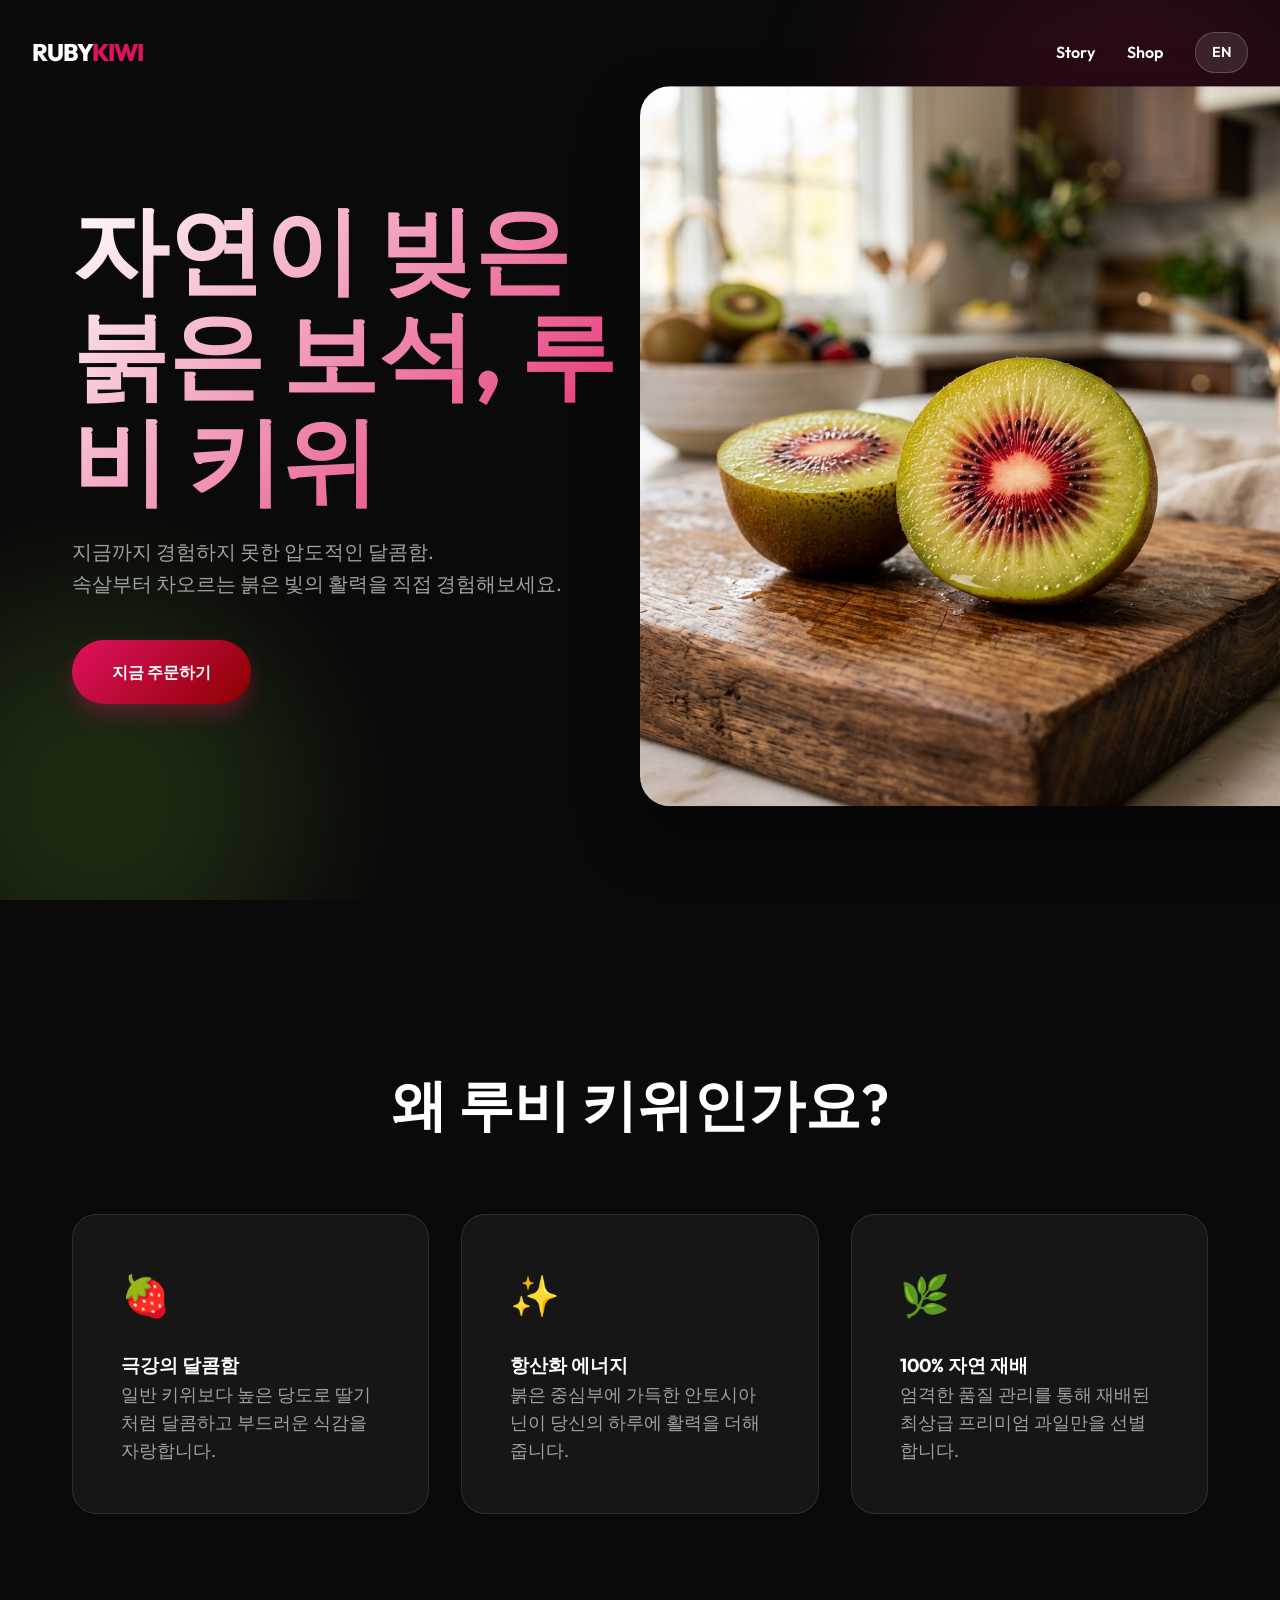
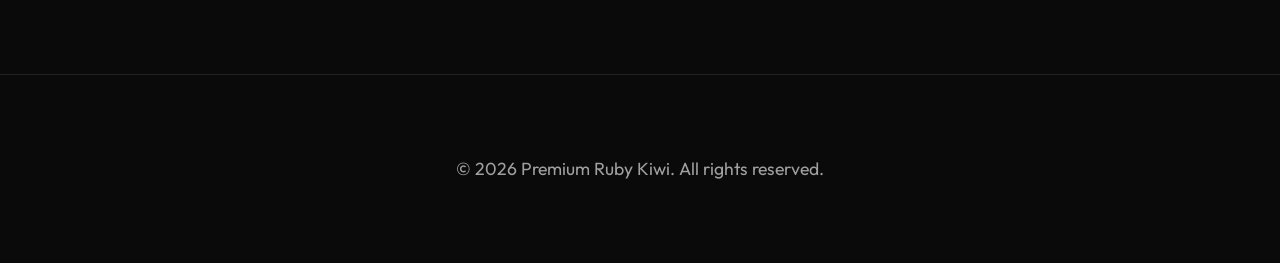
<file: index.html>
<!DOCTYPE html>
<html lang="ko">
<head>
    <meta charset="UTF-8">
    <meta name="viewport" content="width=device-width, initial-scale=1.0">
    <title>루비 키위 - 자연이 선물한 붉은 보석</title>
    <meta name="description" content="달콤한 레드 센터와 상큼한 그린의 조화, 프리미엄 루비 키위를 만나보세요.">
    <link rel="stylesheet" href="style.css">
</head>
<body>
    <div class="bg-blobs">
        <div class="blob blob-1"></div>
        <div class="blob blob-2"></div>
    </div>

    <nav style="position: fixed; width: 100%; padding: 2rem; z-index: 100; display: flex; justify-content: space-between; align-items: center;">
        <div style="font-weight: 800; font-size: 1.5rem; letter-spacing: -1px;">RUBY<span style="color: var(--ruby-red);">KIWI</span></div>
        <div style="display: flex; align-items: center; gap: 2rem;">
            <div class="nav-links" style="display: flex; gap: 2rem;">
                <a href="#" style="color: white; text-decoration: none; font-weight: 600;">Story</a>
                <a href="#" style="color: white; text-decoration: none; font-weight: 600;">Shop</a>
            </div>
            <a href="en.html" class="lang-switch">EN</a>
        </div>
    </nav>

    <header>
        <div class="container">
            <div class="hero-content">
                <h1 class="reveal">자연이 빚은<br>붉은 보석, 루비 키위</h1>
                <p class="reveal" style="margin-bottom: 2.5rem; font-size: 1.25rem;">
                    지금까지 경험하지 못한 압도적인 달콤함. <br>
                    속살부터 차오르는 붉은 빛의 활력을 직접 경험해보세요.
                </p>
                <div class="reveal">
                    <a href="#" class="btn btn-primary">지금 주문하기</a>
                </div>
            </div>
            <div class="hero-image-wrapper">
                <img src="ruby_kiwi.png" alt="Ruby Kiwi Product Image" class="hero-image">
            </div>
        </div>
    </header>

    <section class="features">
        <div class="container">
            <h2 class="reveal" style="text-align: center;">왜 루비 키위인가요?</h2>
            <div class="feature-grid">
                <div class="feature-card reveal">
                    <div class="feature-icon">🍓</div>
                    <h3>극강의 달콤함</h3>
                    <p>일반 키위보다 높은 당도로 딸기처럼 달콤하고 부드러운 식감을 자랑합니다.</p>
                </div>
                <div class="feature-card reveal">
                    <div class="feature-icon">✨</div>
                    <h3>항산화 에너지</h3>
                    <p>붉은 중심부에 가득한 안토시아닌이 당신의 하루에 활력을 더해줍니다.</p>
                </div>
                <div class="feature-card reveal">
                    <div class="feature-icon">🌿</div>
                    <h3>100% 자연 재배</h3>
                    <p>엄격한 품질 관리를 통해 재배된 최상급 프리미엄 과일만을 선별합니다.</p>
                </div>
            </div>
        </div>
    </section>

    <footer style="padding: 5rem 0; text-align: center; border-top: 1px solid rgba(255,255,255,0.1);">
        <div class="container">
            <p>&copy; 2026 Premium Ruby Kiwi. All rights reserved.</p>
        </div>
    </footer>

    <script>
        // Reveal animation on scroll
        function reveal() {
            var reveals = document.querySelectorAll(".reveal");
            for (var i = 0; i < reveals.length; i++) {
                var windowHeight = window.innerHeight;
                var elementTop = reveals[i].getBoundingClientRect().top;
                var elementVisible = 150;
                if (elementTop < windowHeight - elementVisible) {
                    reveals[i].classList.add("active");
                }
            }
        }

        window.addEventListener("scroll", reveal);
        // Trigger once on load
        window.onload = reveal;
    </script>
</body>
</html>
</file>
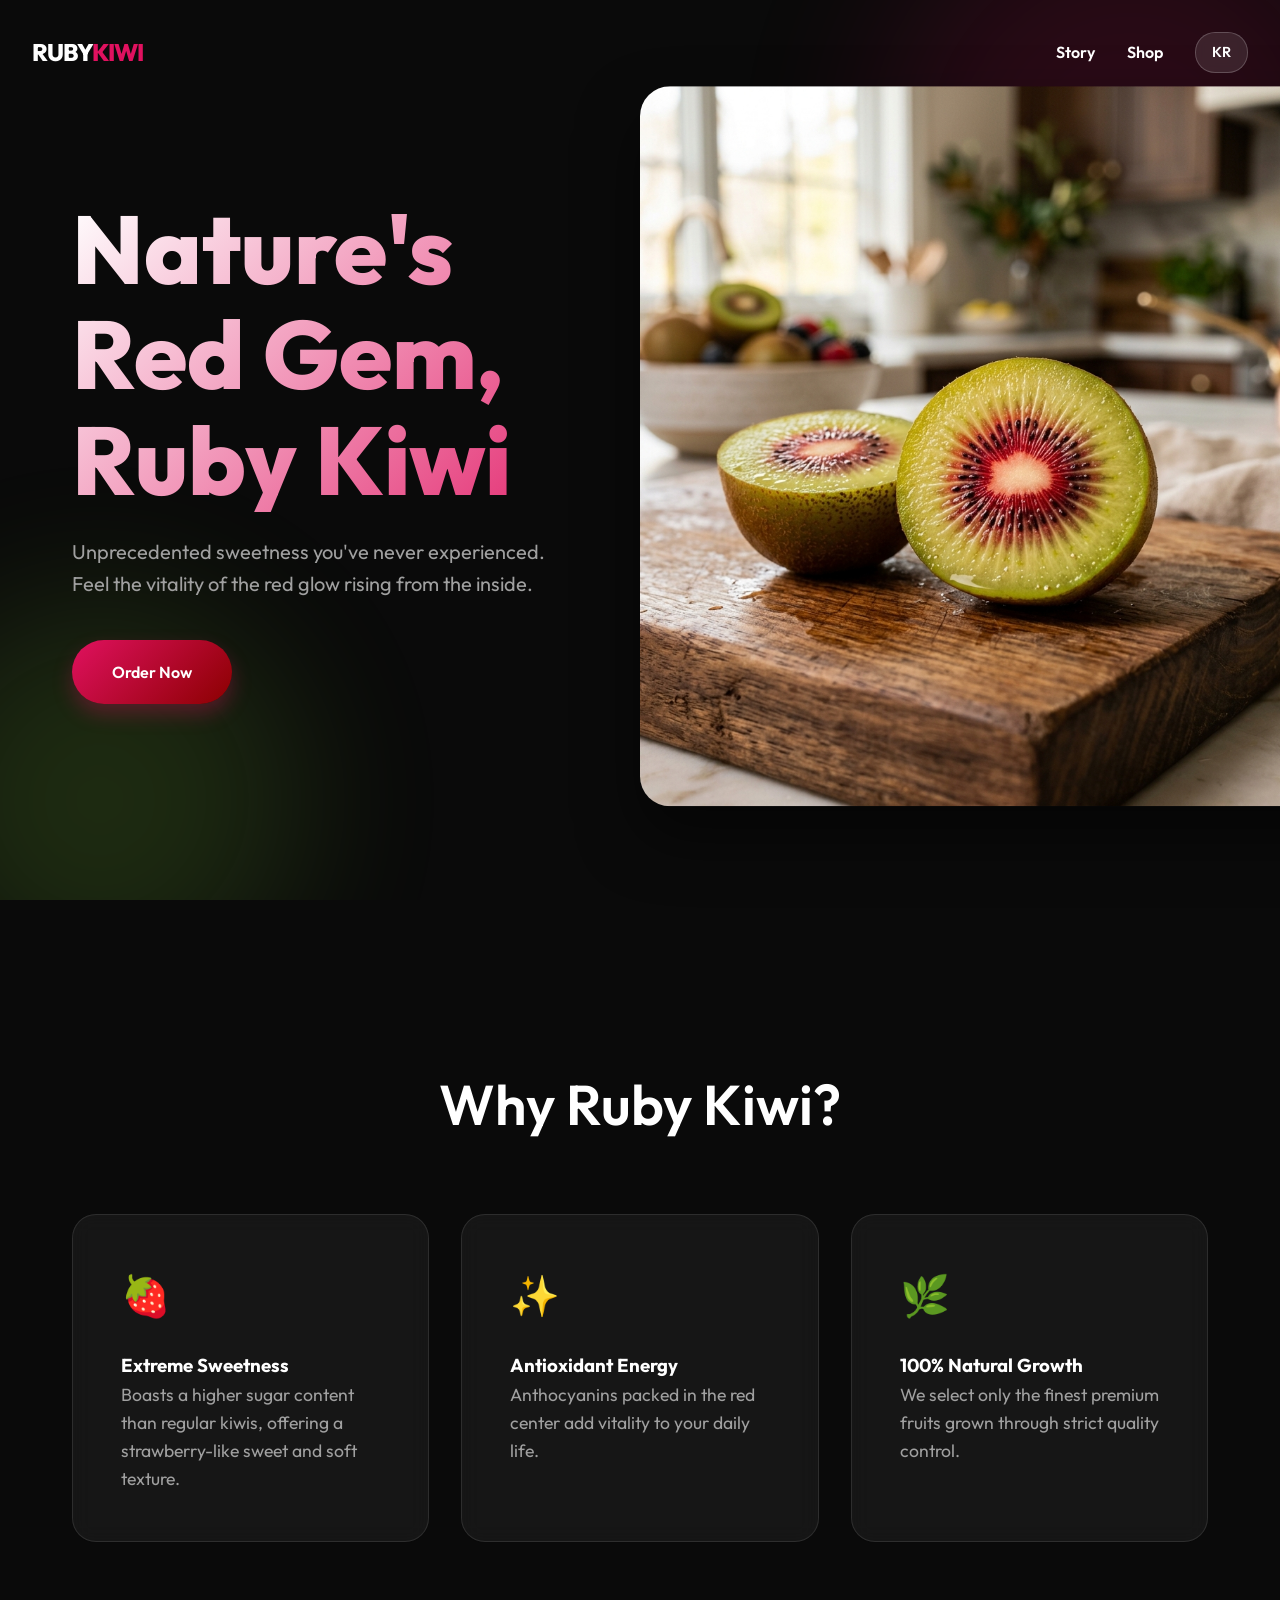
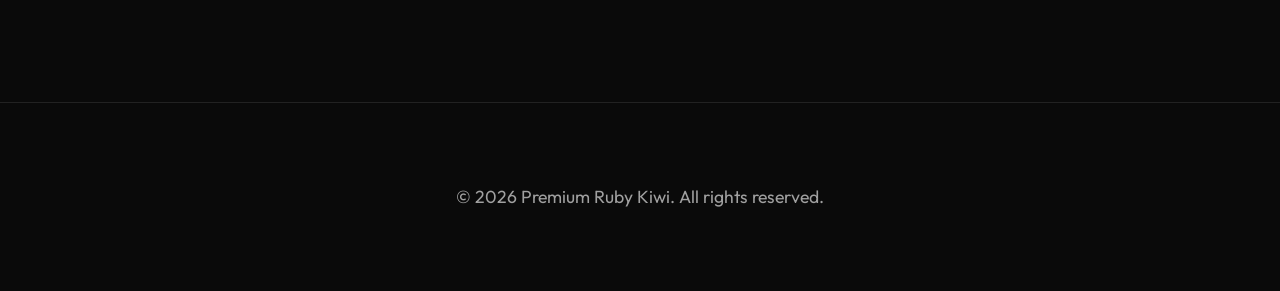
<file: en.html>
<!DOCTYPE html>
<html lang="en">
<head>
    <meta charset="UTF-8">
    <meta name="viewport" content="width=device-width, initial-scale=1.0">
    <title>Ruby Kiwi - Red Gem from Nature</title>
    <meta name="description" content="Discover the perfect harmony of sweet red center and refreshing green. Premium Ruby Kiwi.">
    <link rel="stylesheet" href="style.css">
</head>
<body>
    <div class="bg-blobs">
        <div class="blob blob-1"></div>
        <div class="blob blob-2"></div>
    </div>

    <nav style="position: fixed; width: 100%; padding: 2rem; z-index: 100; display: flex; justify-content: space-between; align-items: center;">
        <div style="font-weight: 800; font-size: 1.5rem; letter-spacing: -1px;">RUBY<span style="color: var(--ruby-red);">KIWI</span></div>
        <div style="display: flex; align-items: center; gap: 2rem;">
            <div class="nav-links" style="display: flex; gap: 2rem;">
                <a href="#" style="color: white; text-decoration: none; font-weight: 600;">Story</a>
                <a href="#" style="color: white; text-decoration: none; font-weight: 600;">Shop</a>
            </div>
            <a href="index.html" class="lang-switch">KR</a>
        </div>
    </nav>

    <header>
        <div class="container">
            <div class="hero-content">
                <h1 class="reveal">Nature's<br>Red Gem, Ruby Kiwi</h1>
                <p class="reveal" style="margin-bottom: 2.5rem; font-size: 1.25rem;">
                    Unprecedented sweetness you've never experienced. <br>
                    Feel the vitality of the red glow rising from the inside.
                </p>
                <div class="reveal">
                    <a href="#" class="btn btn-primary">Order Now</a>
                </div>
            </div>
            <div class="hero-image-wrapper">
                <img src="ruby_kiwi.png" alt="Ruby Kiwi Product Image" class="hero-image">
            </div>
        </div>
    </header>

    <section class="features">
        <div class="container">
            <h2 class="reveal" style="text-align: center;">Why Ruby Kiwi?</h2>
            <div class="feature-grid">
                <div class="feature-card reveal">
                    <div class="feature-icon">🍓</div>
                    <h3>Extreme Sweetness</h3>
                    <p>Boasts a higher sugar content than regular kiwis, offering a strawberry-like sweet and soft texture.</p>
                </div>
                <div class="feature-card reveal">
                    <div class="feature-icon">✨</div>
                    <h3>Antioxidant Energy</h3>
                    <p>Anthocyanins packed in the red center add vitality to your daily life.</p>
                </div>
                <div class="feature-card reveal">
                    <div class="feature-icon">🌿</div>
                    <h3>100% Natural Growth</h3>
                    <p>We select only the finest premium fruits grown through strict quality control.</p>
                </div>
            </div>
        </div>
    </section>

    <footer style="padding: 5rem 0; text-align: center; border-top: 1px solid rgba(255,255,255,0.1);">
        <div class="container">
            <p>&copy; 2026 Premium Ruby Kiwi. All rights reserved.</p>
        </div>
    </footer>

    <script>
        function reveal() {
            var reveals = document.querySelectorAll(".reveal");
            for (var i = 0; i < reveals.length; i++) {
                var windowHeight = window.innerHeight;
                var elementTop = reveals[i].getBoundingClientRect().top;
                var elementVisible = 150;
                if (elementTop < windowHeight - elementVisible) {
                    reveals[i].classList.add("active");
                }
            }
        }
        window.addEventListener("scroll", reveal);
        window.onload = reveal;
    </script>
</body>
</html>
</file>
<file: style.css>
@import url('https://fonts.googleapis.com/css2?family=Outfit:wght@300;400;600;800&display=swap');

:root {
    --ruby-red: #E0115F;
    --ruby-dark: #8B0000;
    --kiwi-green: #8EE53F;
    --kiwi-dark: #5A8F26;
    --bg-dark: #0A0A0A;
    --bg-card: rgba(255, 255, 255, 0.05);
    --text-main: #FFFFFF;
    --text-muted: #A0A0A0;
    --transition: all 0.4s cubic-bezier(0.4, 0, 0.2, 1);
}

* {
    margin: 0;
    padding: 0;
    box-sizing: border-box;
    font-family: 'Outfit', sans-serif;
}

.lang-switch {
    background: rgba(255, 255, 255, 0.1);
    border: 1px solid rgba(255, 255, 255, 0.2);
    padding: 0.5rem 1rem;
    border-radius: 20px;
    color: white;
    text-decoration: none;
    font-size: 0.9rem;
    font-weight: 600;
    backdrop-filter: blur(5px);
    transition: var(--transition);
}

.lang-switch:hover {
    background: rgba(255, 255, 255, 0.2);
    border-color: var(--ruby-red);
}

body {
    background-color: var(--bg-dark);
    color: var(--text-main);
    overflow-x: hidden;
    line-height: 1.6;
}

/* Background Gradients */
.bg-blobs {
    position: fixed;
    top: 0;
    left: 0;
    width: 100%;
    height: 100%;
    z-index: -1;
    overflow: hidden;
}

.blob {
    position: absolute;
    border-radius: 50%;
    filter: blur(80px);
    opacity: 0.15;
    animation: move 20s infinite alternate;
}

.blob-1 {
    width: 500px;
    height: 500px;
    background: var(--ruby-red);
    top: -100px;
    right: -100px;
}

.blob-2 {
    width: 400px;
    height: 400px;
    background: var(--kiwi-green);
    bottom: -100px;
    left: -100px;
    animation-delay: -5s;
}

@keyframes move {
    from { transform: translate(0, 0); }
    to { transform: translate(100px, 100px); }
}

/* Typography */
h1 {
    font-size: clamp(3rem, 8vw, 6rem);
    font-weight: 800;
    line-height: 1.1;
    margin-bottom: 1.5rem;
    background: linear-gradient(135deg, #fff 0%, var(--ruby-red) 100%);
    -webkit-background-clip: text;
    -webkit-text-fill-color: transparent;
}

h2 {
    font-size: clamp(2rem, 5vw, 3.5rem);
    font-weight: 600;
    margin-bottom: 1rem;
}

p {
    font-size: 1.1rem;
    color: var(--text-muted);
}

/* Layout */
.container {
    max-width: 1200px;
    margin: 0 auto;
    padding: 0 2rem;
}

header {
    height: 100vh;
    display: flex;
    align-items: center;
    position: relative;
}

header .container {
    display: flex;
    width: 100%;
    align-items: center;
    position: relative;
}

.hero-content {
    max-width: 600px;
    z-index: 2;
}

.hero-image-wrapper {
    position: absolute;
    right: -10%;
    top: 50%;
    transform: translateY(-50%);
    width: 60%;
    z-index: 1;
}

.hero-image {
    width: 100%;
    height: auto;
    border-radius: 30px;
    box-shadow: 0 30px 60px rgba(0,0,0,0.5);
    transition: var(--transition);
    animation: float 6s ease-in-out infinite;
}

@keyframes float {
    0%, 100% { transform: translateY(0) rotate(0deg); }
    50% { transform: translateY(-20px) rotate(2deg); }
}

/* Buttons */
.btn {
    display: inline-block;
    padding: 1.2rem 2.5rem;
    border-radius: 50px;
    font-weight: 600;
    text-decoration: none;
    transition: var(--transition);
    cursor: pointer;
    border: none;
}

.btn-primary {
    background: linear-gradient(135deg, var(--ruby-red), var(--ruby-dark));
    color: white;
    box-shadow: 0 10px 20px rgba(224, 17, 95, 0.3);
}

.btn-primary:hover {
    transform: translateY(-3px);
    box-shadow: 0 15px 30px rgba(224, 17, 95, 0.4);
}

/* Features Section */
.features {
    padding: 10rem 0;
}

.feature-grid {
    display: grid;
    grid-template-columns: repeat(auto-fit, minmax(300px, 1fr));
    gap: 2rem;
    margin-top: 4rem;
}

.feature-card {
    background: var(--bg-card);
    padding: 3rem;
    border-radius: 24px;
    border: 1px solid rgba(255, 255, 255, 0.1);
    backdrop-filter: blur(10px);
    transition: var(--transition);
}

.feature-card:hover {
    border-color: var(--kiwi-green);
    transform: translateY(-10px);
}

.feature-icon {
    font-size: 2.5rem;
    margin-bottom: 1.5rem;
}

/* Animations */
.reveal {
    opacity: 0;
    transform: translateY(30px);
    transition: all 0.8s ease-out;
}

.reveal.active {
    opacity: 1;
    transform: translateY(0);
}

@media (max-width: 992px) {
    .container {
        padding: 0 1.5rem;
    }

    header .container {
        flex-direction: column;
        justify-content: center;
    }

    .hero-image-wrapper {
        position: relative;
        right: 0;
        top: 0;
        transform: none;
        width: 100%;
        max-width: 500px;
        margin-top: 3rem;
    }
    
    header {
        height: auto;
        min-height: 100vh;
        padding: 8rem 0 4rem;
        text-align: center;
    }
    
    .hero-content {
        max-width: 100%;
    }

    h1 {
        font-size: clamp(2.5rem, 10vw, 4rem);
    }
}

@media (max-width: 768px) {
    nav {
        padding: 1.5rem !important;
    }

    .nav-links {
        display: none; /* Can add a mobile menu later if needed, but for now simple */
    }

    .features {
        padding: 5rem 0;
    }

    .feature-card {
        padding: 2rem;
    }
}

@media (max-width: 480px) {
    h1 {
        font-size: 2.2rem;
    }
    
    p {
        font-size: 1rem;
    }

    .btn {
        width: 100%;
        padding: 1rem;
    }
}
</file>
